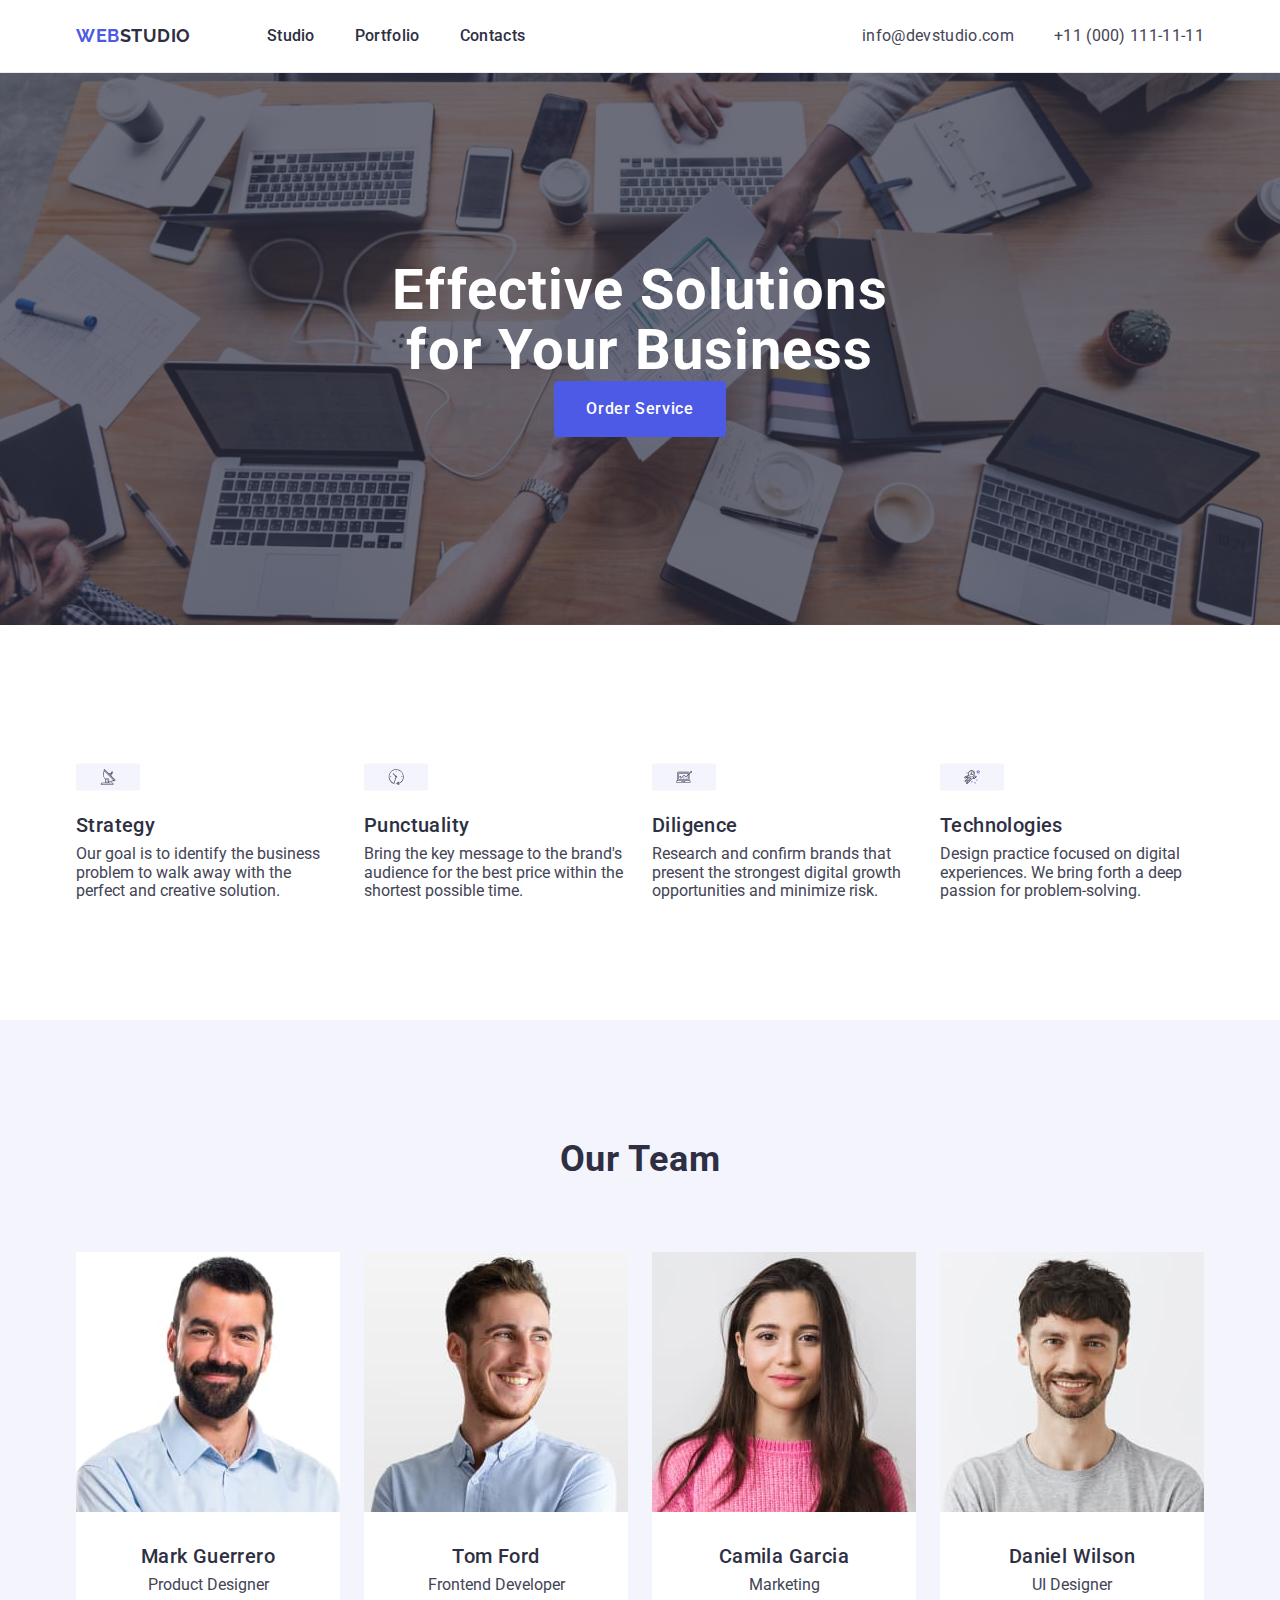
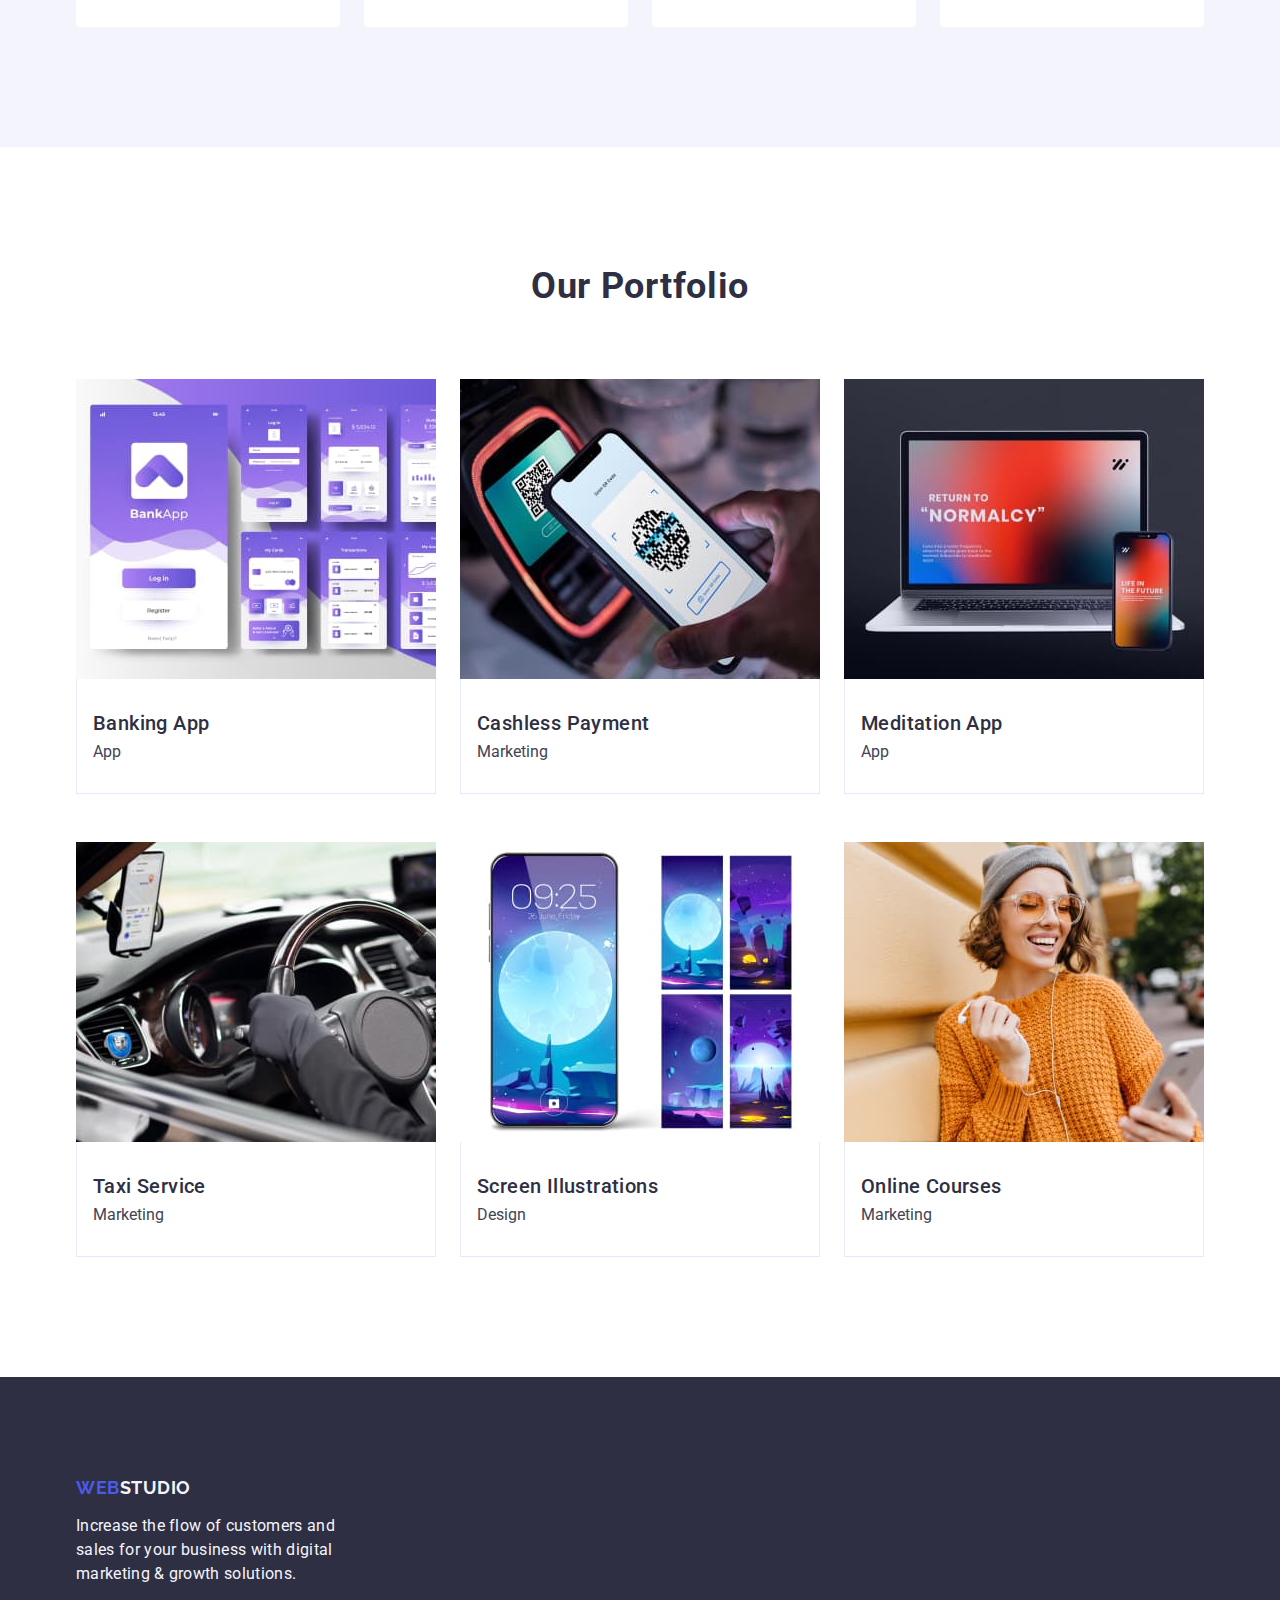
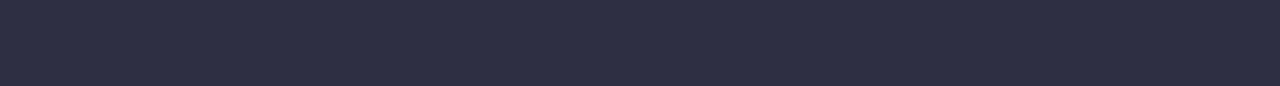
<file: index.html>
<!DOCTYPE html>
<html lang="en">
  <head>
    <meta charset="UTF-8" />
    <meta name="viewport" content="width=device-width, initial-scale=1.0" />
    <title>goit-markup-hw-03</title>
    <link rel="preconnect" href="https://fonts.googleapis.com" />
    <link rel="preconnect" href="https://fonts.gstatic.com" crossorigin />
    <link
      href="https://fonts.googleapis.com/css2?family=Raleway:ital,wght@0,700;1,700&family=Roboto:wght@400;500;700&display=swap"
      rel="stylesheet"
    />
    <link
      rel="stylesheet"
      href="https://cdnjs.cloudflare.com/ajax/libs/modern-normalize/2.0.0/modern-normalize.min.css"
    />
    <link rel="stylesheet" type="text/css" href="./css/styles.css" />
  </head>
  <body>
    <header class="header">
      <div class="container header-container">
        <nav class="nav-header">
          <a href="./index.html" class="header-logo"
            >Web<span class="header-logo-studio">Studio</span></a
          >

          <ul class="header-nav-menu-list">
            <li class="header-nav-menu-item">
              <a
                href="./index.html"
                class="header-nav-menu-link"
                target="_blank"
                >Studio</a
              >
            </li>
            <li class="header-nav-menu-item">
              <a href="" class="header-nav-menu-link" target="_blank"
                >Portfolio</a
              >
            </li>
            <li class="header-nav-menu-item">
              <a href="" class="header-nav-menu-link" target="_blank"
                >Contacts</a
              >
            </li>
          </ul>
        </nav>
        <address class="header-address">
          <ul class="header-address-list">
            <li>
              <a href="mailto:info@devstudio.com" class="header-address-item"
                >info@devstudio.com
              </a>
            </li>
            <li>
              <a href="tel:+110001111111" class="header-address-item"
                >+11 (000) 111-11-11</a
              >
            </li>
          </ul>
        </address>
      </div>
    </header>
    <main>
      <section class="hero">
        <div class="container">
          <h1 class="hero-slogan">Effective Solutions for Your Business</h1>
          <button type="button" class="hero-button">Order Service</button>
        </div>
      </section>
      <!-- Sprite -->
      <svg
        xmlns="http://www.w3.org/2000/svg"
        aria-hidden="true"
        style="position: absolute; width: 0; height: 0; overflow: hidden"
      >
        <defs>
          <symbol id="icon-Icon-1" viewBox="0 0 75 32">
            <path
              fill="#f4f4fd"
              d="M1.143.143h73.143a1 1 0 0 1 1 1v29.714a1 1 0 0 1-1 1H1.143a1 1 0 0 1-1-1V1.143a1 1 0 0 1 1-1z"
              style="fill: var(--color1, #f4f4fd)"
            />
            <path
              fill="#2e2f42"
              d="m46.156 19.484-4.825-4.86.535-2.637c.138.054.285.082.433.083h.004a1.234 1.234 0 1 0-1.148-.82l-2.834.346-4.623-4.647a.301.301 0 0 0-.428-.002l-.864.859a.305.305 0 0 0 0 .431l.465.472a8.537 8.537 0 0 0 1.44 10.093.311.311 0 0 0 .083.056 1.823 1.823 0 0 0-.03.313v3.535h-3.657a1.526 1.526 0 0 0-1.524 1.524v.61c0 .168.137.305.305.305h14.019a.305.305 0 0 0 .305-.305v-.61a1.526 1.526 0 0 0-1.524-1.524h-3.657v-1.567c.573.12 1.157.181 1.742.183a8.496 8.496 0 0 0 4.023-1.019l.467.47a.301.301 0 0 0 .428.002l.864-.859a.305.305 0 0 0 0-.431zm-4.282-9.065a.61.61 0 1 1 .429 1.041h-.002a.609.609 0 0 1-.426-1.042h-.001zm-.717 2.002-.342 1.683-.672-.676 1.014-1.008zm-.346-.515-1.097 1.091-.849-.853 1.946-.237zm1.477 11.408c.505 0 .914.409.914.914v.305H29.793v-.305c0-.505.409-.914.914-.914h11.581zm-4.267-1.219v.61h-3.048v-.61h3.048zm-3.047-.609V19.17c0-.739.684-1.341 1.524-1.341s1.524.602 1.524 1.341v2.316h-3.048zm3.657-.969V19.17c0-1.075-.957-1.95-2.133-1.95a2.169 2.169 0 0 0-1.875 1.021 7.924 7.924 0 0 1-1.302-9.078l10.63 10.691a7.899 7.899 0 0 1-5.319.665zm6.451-.391L33.049 8.023l.431-.43 4.534 4.56c.002 0 .003.004.006.005l7.494 7.538-.433.43z"
              style="fill: var(--color2, #2e2f42)"
            />
            <path
              fill="#4d5ae5"
              d="M36.5 18.438h-.003a.915.915 0 0 0-.002 1.829h.003a.915.915 0 0 0 .003-1.829zm.214 1.13a.305.305 0 1 1-.216-.521.304.304 0 0 1 .213.521h.003z"
              style="fill: var(--color3, #4d5ae5)"
            />
          </symbol>
          <symbol id="icon-Icon-2" viewBox="0 0 75 32">
            <path
              fill="#f4f4fd"
              d="M1.143.143h73.143a1 1 0 0 1 1 1v29.714a1 1 0 0 1-1 1H1.143a1 1 0 0 1-1-1V1.143a1 1 0 0 1 1-1z"
              style="fill: var(--color1, #f4f4fd)"
            />
            <path
              fill="#2e2f42"
              d="M46.455 15.601a8.746 8.746 0 1 0-11.406 8.332.385.385 0 0 0 .303-.038.365.365 0 0 0 .162-.204l2.209-7a1.094 1.094 0 1 0-.481-2.078l-2.918-2.918a.364.364 0 0 0-.515.515l2.916 2.919a1.071 1.071 0 0 0 .306 1.319l-2.104 6.67c-4.159-1.532-6.288-6.145-4.756-10.304s6.145-6.288 10.304-4.756a8.024 8.024 0 0 1 .492 14.86l-.227-1.071a.364.364 0 0 0-.599-.196l-2.193 1.957a.363.363 0 0 0 .132.619l2.799.893a.365.365 0 0 0 .468-.422l-.223-1.051a8.718 8.718 0 0 0 5.331-8.051zm-8.745-.365a.365.365 0 1 1 0 .73.365.365 0 0 1 0-.73zm1.2 8.494 1.248-1.113.345 1.623-1.593-.51z"
              style="fill: var(--color2, #2e2f42)"
            />
            <path
              fill="#4d5ae5"
              d="M37.345 8.677v.729a.364.364 0 0 0 .729 0v-.729a.364.364 0 0 0-.729 0zM30.786 15.236a.364.364 0 0 0 0 .728h.729a.364.364 0 0 0 0-.728h-.729zM44.633 15.965a.365.365 0 1 0 0-.728h-.729a.364.364 0 0 0 0 .728h.729z"
              style="fill: var(--color3, #4d5ae5)"
            />
          </symbol>
          <symbol id="icon-Icon-3" viewBox="0 0 75 32">
            <path
              fill="#f4f4fd"
              d="M1.143.143h73.143a1 1 0 0 1 1 1v29.714a1 1 0 0 1-1 1H1.143a1 1 0 0 1-1-1V1.143a1 1 0 0 1 1-1z"
              style="fill: var(--color1, #f4f4fd)"
            />
            <path
              fill="#4d5ae5"
              d="M37.1 15.408h.609v2.741H37.1v-2.741zM39.537 16.627h.609v1.523h-.609v-1.523zM34.663 17.541h.609v.609h-.609v-.609zM32.836 17.236h.609v.914h-.609v-.914z"
              style="fill: var(--color3, #4d5ae5)"
            />
            <path
              fill="#2e2f42"
              d="M29.485 23.023h14.621a.914.914 0 0 0 .914-.914v-1.218a.914.914 0 0 0-.914-.914h-.305v-7.596l1.73-1.639a.92.92 0 1 0-.426-.436l-1.304 1.236v-.703a.914.914 0 0 0-.914-.914H30.703a.914.914 0 0 0-.914.914v9.138h-.305a.914.914 0 0 0-.914.914v1.218c0 .505.409.914.914.914zM45.934 9.621a.305.305 0 1 1 0 .61.305.305 0 0 1 0-.61zm-15.535 1.218c0-.168.136-.305.305-.305h12.184c.168 0 .305.136.305.305v1.279l-.609.579v-1.249a.305.305 0 0 0-.305-.305H31.313a.305.305 0 0 0-.305.305v7.615c0 .168.136.305.305.305h10.966a.305.305 0 0 0 .305-.305v-5.528l.609-.577v7.019H30.4v-9.138zm2.742 3.96a.914.914 0 1 0 .633 1.571l1.059.531a.304.304 0 0 0 .364-.07l2.251-2.532 2.213 1.658a.306.306 0 0 0 .392-.022l1.923-1.822v4.646H31.619v-7.006h10.357v1.52l-2.155 2.041-2.231-1.673a.304.304 0 0 0-.41.041l-2.282 2.567-.853-.427c.006-.037.01-.073.012-.111a.914.914 0 0 0-.914-.914zm.304.914a.306.306 0 1 1-.611-.001.306.306 0 0 1 .611.001zm1.828 4.874h3.046v.305a.305.305 0 0 1-.305.305h-2.437a.305.305 0 0 1-.305-.305v-.305zm-6.092.304c0-.168.137-.305.305-.305h5.178v.305c0 .505.409.914.914.914h2.437a.914.914 0 0 0 .914-.914v-.305h5.178c.168 0 .305.136.305.305v1.218a.306.306 0 0 1-.305.305H29.486a.305.305 0 0 1-.305-.305v-1.218z"
              style="fill: var(--color2, #2e2f42)"
            />
          </symbol>
          <symbol id="icon-Icon-4" viewBox="0 0 75 32">
            <path
              fill="#f4f4fd"
              d="M1.143.143h73.143a1 1 0 0 1 1 1v29.714a1 1 0 0 1-1 1H1.143a1 1 0 0 1-1-1V1.143a1 1 0 0 1 1-1z"
              style="fill: var(--color1, #f4f4fd)"
            />
            <path
              fill="#4d5ae5"
              d="M46.842 9.442a.305.305 0 0 0-.246-.207l-1.091-.159-.489-.989c-.103-.208-.444-.208-.547 0l-.489.989-1.092.159a.305.305 0 0 0-.169.519l.79.77-.187 1.087a.306.306 0 0 0 .442.321l.977-.514.977.514a.307.307 0 0 0 .321-.023.304.304 0 0 0 .121-.298l-.186-1.087.79-.77a.304.304 0 0 0 .077-.312zm-1.407.759a.304.304 0 0 0-.087.27l.109.637-.572-.3a.31.31 0 0 0-.284 0l-.572.3.109-.637a.307.307 0 0 0-.087-.27l-.463-.451.639-.093a.303.303 0 0 0 .229-.167l.286-.579.286.579c.045.09.13.152.23.167l.639.093-.462.451zM43.505 18.584h-.609v.61h.609v-.61zM43.505 19.803h-.609v.61h.609v-.61z"
              style="fill: var(--color3, #4d5ae5)"
            />
            <path
              fill="#4d5ae5"
              d="M44.114 19.194h-.609v.61h.609v-.61zM42.895 19.194h-.61v.61h.61v-.61zM41.371 21.937h-.609v.61h.609v-.61zM41.371 23.156h-.609v.61h.609v-.61zM41.981 22.546h-.61v.61h.61v-.61zM40.762 22.546h-.61v.61h.61v-.61zM37.714 20.718h-.609v.61h.609v-.61zM37.714 21.937h-.609v.61h.609v-.61zM38.324 21.327h-.609v.61h.609v-.61zM37.105 21.327h-.61v.61h.61v-.61zM31.924 10.355h-.609v.61h.609v-.61zM31.924 11.575h-.609v.61h.609v-.61zM32.533 10.965h-.609v.61h.609v-.61zM31.314 10.965h-.61v.61h.61v-.61z"
              style="fill: var(--color3, #4d5ae5)"
            />
            <path
              fill="#2e2f42"
              d="M42.694 14.948a1.013 1.013 0 0 0-.679-.403 1.016 1.016 0 0 0-.766.201l-.715.549-1.085.81-.776-.309a3.966 3.966 0 0 0 2.351-3.611c0-2.185-1.784-3.962-3.978-3.962S33.068 10 33.068 12.185c0 .792.237 1.528.64 2.148l-1.579-.014h-.003c-.005 0-.009.002-.013.003a.277.277 0 0 0-.089.018c-.007.003-.015.004-.022.008l-.011.004-1.847.912h-.001l-1.082.52a1.018 1.018 0 0 0 1.012 1.766l.793-.422 1.294-.668.775-.005-3.11 3.095-.001.001-.765.762c-.181.18-.28.418-.28.673s.099.493.28.674a.96.96 0 0 0 1.349 0l.751-.748.995-.743.515.513-1.007 1.002-.001.001-.765.762c-.181.18-.28.418-.28.673s.099.493.28.674a.955.955 0 0 0 1.348 0l1.99-1.981.001-.001.577-.571-.002-.002c.004-.004.009-.005.013-.009l2.952-3.233 1.983.282a.3.3 0 0 0 .15-.019l.028-.013c.011-.006.023-.009.033-.015l1.836-1.219c.007-.005.01-.012.017-.017s.016-.008.023-.015l.727-.681c.378-.354.43-.934.121-1.35zm-12.905 2.064a.408.408 0 0 1-.319.03.41.41 0 0 1-.122-.719l.751-.361.181.528.076.222-.567.301zm1.998-1.045-.885.457-.251-.733 1.158-.572-.023.848zm8.628-3.783c0 .525-.125 1.02-.342 1.463l-2.389-1.085a1.064 1.064 0 0 0-.45-.793l.837-2.777a3.358 3.358 0 0 1 2.345 3.193zm-6.736 0c0-1.848 1.511-3.352 3.368-3.352.145 0 .286.012.426.03l-.818 2.716c-.011 0-.021-.003-.033-.003-.59 0-1.07.479-1.07 1.067s.48 1.067 1.07 1.067c.397 0 .74-.219.925-.54l2.207 1.003a3.369 3.369 0 0 1-6.075-1.986zm3.404.457c0 .252-.207.457-.461.457s-.461-.205-.461-.457.207-.457.461-.457a.46.46 0 0 1 .461.457zm-7.103 8.585a.346.346 0 0 1-.589-.242c0-.091.036-.177.101-.241l.55-.548.486.484-.548.546zm1.836 2.134a.346.346 0 0 1-.589-.242c0-.091.035-.176.101-.241l.55-.548.487.484-.548.546zm1.99-1.982-.001.001-1.009 1.006-.487-.484 1.008-1.003.001-.001c.023-.023.037-.05.051-.077.004-.008.012-.015.015-.023.009-.023.011-.049.015-.073.002-.014.008-.027.008-.041 0-.02-.007-.04-.012-.06-.004-.018-.004-.037-.011-.055a.309.309 0 0 0-.052-.079c-.006-.007-.008-.015-.014-.022l-.001-.001-.918-.914c-.01-.01-.022-.014-.033-.022-.016-.012-.032-.024-.05-.033s-.035-.014-.053-.019a.228.228 0 0 0-.059-.011c-.019-.001-.036.001-.055.003-.02.002-.039.005-.059.012s-.036.016-.054.026c-.011.006-.024.009-.035.016l-1.013.756-.515-.513 1.371-1.363 2.492 2.451-.53.525zm3.896-4.01c-.009-.001-.017.002-.026.002a.293.293 0 0 0-.066.004c-.017.003-.034.006-.05.012a.311.311 0 0 0-.102.062c-.007.006-.016.009-.023.017l-2.685 2.94-2.473-2.432 1.619-1.61a.305.305 0 0 0-.217-.52l-1.268.008.016-.919 1.774.015a3.972 3.972 0 0 0 3.578 1.13c.023.018.045.037.074.049l1.377.549.087.433.102.506-1.716-.244zm2.31.102-.179-.89.827-.617.217.287.325.431-1.189.789zm2.145-1.618-.479.449-.532-.706.475-.364a.414.414 0 0 1 .585.08.407.407 0 0 1-.049.541z"
              style="fill: var(--color2, #2e2f42)"
            />
            <path
              fill="#2e2f42"
              d="m36.344 17.454-1.225-1.219a.304.304 0 0 0-.43 0l-1.224 1.219a.308.308 0 0 0 0 .432l1.224 1.219a.304.304 0 0 0 .43 0l1.225-1.219a.307.307 0 0 0 0-.432zm-1.439 1.005-.792-.789.792-.789.793.789-.793.789zM38.38 9.755l-.147.592c.041.01.993.258.993 1.228h.609c0-1.153-.952-1.695-1.455-1.82zM39.835 12.184h-.609v.61h.609v-.61z"
              style="fill: var(--color2, #2e2f42)"
            />
          </symbol>
          <symbol id="icon-facebook" viewBox="0 0 32 32">
            <path
              d="M19 6h5V0h-5c-3.86 0-7 3.14-7 7v3H8v6h4v16h6V16h5l1-6h-6V7c0-.542.458-1 1-1z"
            />
          </symbol>
          <symbol id="icon-instagram" viewBox="0 0 32 32">
            <path
              d="M16 2.881c4.275 0 4.781.019 6.462.094 1.563.069 2.406.331 2.969.55a4.952 4.952 0 0 1 1.837 1.194 5.015 5.015 0 0 1 1.2 1.838c.219.563.481 1.412.55 2.969.075 1.688.094 2.194.094 6.463s-.019 4.781-.094 6.463c-.069 1.563-.331 2.406-.55 2.969a4.94 4.94 0 0 1-1.194 1.837 5.02 5.02 0 0 1-1.837 1.2c-.563.219-1.413.481-2.969.55-1.688.075-2.194.094-6.463.094s-4.781-.019-6.463-.094c-1.563-.069-2.406-.331-2.969-.55a4.952 4.952 0 0 1-1.838-1.194 5.02 5.02 0 0 1-1.2-1.837c-.219-.563-.481-1.413-.55-2.969-.075-1.688-.094-2.194-.094-6.463s.019-4.781.094-6.463c.069-1.563.331-2.406.55-2.969a4.964 4.964 0 0 1 1.194-1.838 5.015 5.015 0 0 1 1.838-1.2c.563-.219 1.412-.481 2.969-.55 1.681-.075 2.188-.094 6.463-.094zM16 0c-4.344 0-4.887.019-6.594.094-1.7.075-2.869.35-3.881.744-1.056.412-1.95.956-2.837 1.85a7.833 7.833 0 0 0-1.85 2.831C.444 6.538.169 7.7.094 9.4.019 11.113 0 11.656 0 16s.019 4.887.094 6.594c.075 1.7.35 2.869.744 3.881.413 1.056.956 1.95 1.85 2.837a7.82 7.82 0 0 0 2.831 1.844c1.019.394 2.181.669 3.881.744 1.706.075 2.25.094 6.594.094s4.888-.019 6.594-.094c1.7-.075 2.869-.35 3.881-.744 1.05-.406 1.944-.956 2.831-1.844s1.438-1.781 1.844-2.831c.394-1.019.669-2.181.744-3.881.075-1.706.094-2.25.094-6.594s-.019-4.887-.094-6.594c-.075-1.7-.35-2.869-.744-3.881a7.506 7.506 0 0 0-1.831-2.844A7.82 7.82 0 0 0 26.482.843C25.463.449 24.301.174 22.601.099c-1.712-.081-2.256-.1-6.6-.1z"
            />
            <path
              d="M16 7.781c-4.537 0-8.219 3.681-8.219 8.219s3.681 8.219 8.219 8.219 8.219-3.681 8.219-8.219A8.221 8.221 0 0 0 16 7.781zm0 13.55a5.331 5.331 0 1 1 0-10.663 5.331 5.331 0 0 1 0 10.663zM26.462 7.456a1.919 1.919 0 1 1-3.838 0 1.919 1.919 0 0 1 3.838 0z"
            />
          </symbol>
          <symbol id="icon-twitter" viewBox="0 0 32 32">
            <path
              d="M32 7.075a12.941 12.941 0 0 1-3.769 1.031 6.601 6.601 0 0 0 2.887-3.631 13.21 13.21 0 0 1-4.169 1.594A6.565 6.565 0 0 0 22.155 4a6.563 6.563 0 0 0-6.563 6.563c0 .512.056 1.012.169 1.494A18.635 18.635 0 0 1 2.23 5.195a6.56 6.56 0 0 0-.887 3.3 6.557 6.557 0 0 0 2.919 5.463 6.565 6.565 0 0 1-2.975-.819v.081a6.565 6.565 0 0 0 5.269 6.437 6.574 6.574 0 0 1-2.968.112 6.588 6.588 0 0 0 6.131 4.563 13.17 13.17 0 0 1-9.725 2.719 18.568 18.568 0 0 0 10.069 2.95c12.075 0 18.681-10.006 18.681-18.681 0-.287-.006-.569-.019-.85A13.216 13.216 0 0 0 32 7.076z"
            />
          </symbol>
          <symbol id="icon-linkedin2" viewBox="0 0 32 32">
            <path
              d="M12 12h5.535v2.837h.079c.77-1.381 2.655-2.837 5.464-2.837C28.92 12 30 15.637 30 20.367V30h-5.769v-8.54c0-2.037-.042-4.657-3.001-4.657-3.005 0-3.463 2.218-3.463 4.509V30H12V12zM2 12h6v18H2V12zM8 7a3 3 0 1 1-6 0 3 3 0 0 1 6 0z"
            />
          </symbol>
        </defs>
      </svg>
      <!-- ------ -->
      <section class="aboutus">
        <div class="container">
          <h2 class="aboutus-title">About Us</h2>
          <ul class="aboutus-list">
            <li class="aboutus-item">
              <svg
                class="icon"
                width="64"
                height="64"
                viewBox="0 0 64 64"
                fill="none"
                xmlns="http://www.w3.org/2000/svg"
              >
                <use href="#icon-Icon-1"></use>
              </svg>
              <h3 class="aboutus-subtittle">Strategy</h3>
              <p class="aboutus-text">
                Our goal is to identify the business problem to walk away with
                the perfect and creative solution.
              </p>
            </li>
            <li class="aboutus-item">
              <svg
                class="icon"
                width="64"
                height="64"
                viewBox="0 0 64 64"
                fill="none"
                xmlns="http://www.w3.org/2000/svg"
              >
                <use href="#icon-Icon-2"></use>
              </svg>
              <h3 class="aboutus-subtittle">Punctuality</h3>
              <p class="aboutus-text">
                Bring the key message to the brand's audience for the best price
                within the shortest possible time.
              </p>
            </li>
            <li class="aboutus-item">
              <svg
                class="icon"
                width="64"
                height="64"
                viewBox="0 0 64 64"
                fill="none"
                xmlns="http://www.w3.org/2000/svg"
              >
                <use href="#icon-Icon-3"></use>
              </svg>
              <h3 class="aboutus-subtittle">Diligence</h3>
              <p class="aboutus-text">
                Research and confirm brands that present the strongest digital
                growth opportunities and minimize risk.
              </p>
            </li>
            <li class="aboutus-item">
              <svg
                class="icon"
                width="64"
                height="64"
                viewBox="0 0 64 64"
                fill="none"
                xmlns="http://www.w3.org/2000/svg"
              >
                <use href="#icon-Icon-4"></use>
              </svg>
              <h3 class="aboutus-subtittle">Technologies</h3>
              <p class="aboutus-text">
                Design practice focused on digital experiences. We bring forth a
                deep passion for problem-solving.
              </p>
            </li>
          </ul>
        </div>
      </section>
      <section class="ourteam">
        <div class="container">
          <h2 class="ourteam-title">Our Team</h2>

          <ul class="ourteam-list">
            <li class="ourteam-item">
              <img
                src="./images/markguerrero.jpg"
                alt="Mark Guerrero"
                width="264"
                height="260"
                class="ourteam-item-img"
              />
              <div class="container-team-list">
                <h3 class="ourteam-subtitle">Mark Guerrero</h3>
                <p class="ourteam-item-text">Product Designer</p>
              </div>
            </li>
            <li class="ourteam-item">
              <img
                src="./images/tomford.jpg"
                alt="Tom Ford"
                width="264"
                height="260"
                class="ourteam-item-img"
              />
              <div class="container-team-list">
                <h3 class="ourteam-subtitle">Tom Ford</h3>
                <p class="ourteam-item-text">Frontend Developer</p>
              </div>
            </li>
            <li class="ourteam-item">
              <img
                src="./images/camilagarcia.jpg"
                alt="Camila Garcia"
                width="264"
                height="260"
                class="ourteam-item-img"
              />
              <div class="container-team-list">
                <h3 class="ourteam-subtitle">Camila Garcia</h3>
                <p class="ourteam-item-text">Marketing</p>
              </div>
            </li>
            <li class="ourteam-item">
              <img
                src="./images/danielwilson.jpg"
                alt="Daniel Wilson"
                width="264"
                height="260"
                class="ourteam-item-img"
              />
              <div class="container-team-list">
                <h3 class="ourteam-subtitle">Daniel Wilson</h3>
                <p class="ourteam-item-text">UI Designer</p>
              </div>
            </li>
          </ul>
        </div>
      </section>
      <section class="portfolio">
        <div class="container">
          <h2 class="portfolio-title">Our Portfolio</h2>
          <ul class="portfolio-list">
            <li class="portfolio-item">
              <img
                src="./images/bankingap.jpg"
                alt="bankingappp"
                width="360"
                height="300"
              />
              <div class="container-portfolio-list">
                <h3 class="portfolio-item-title">Banking App</h3>
                <p class="portfolio-item-text">App</p>
              </div>
            </li>
            <li class="portfolio-item">
              <img
                src="./images/cashlesspaymentt.jpg"
                alt="cashlesspayment"
                width="360"
                height="300"
              />
              <div class="container-portfolio-list">
                <h3 class="portfolio-item-title">Cashless Payment</h3>
                <p class="portfolio-item-text">Marketing</p>
              </div>
            </li>
            <li class="portfolio-item">
              <img
                src="./images/meditaionappp.jpg"
                alt="meditaionapp"
                width="360"
                height="300"
              />
              <div class="container-portfolio-list">
                <h3 class="portfolio-item-title">Meditation App</h3>
                <p class="portfolio-item-text">App</p>
              </div>
            </li>
            <li class="portfolio-item">
              <img
                src="./images/taxiservicee.jpg"
                alt="taxiservice"
                width="360"
                height="300"
              />
              <div class="container-portfolio-list">
                <h3 class="portfolio-item-title">Taxi Service</h3>
                <p class="portfolio-item-text">Marketing</p>
              </div>
            </li>
            <li class="portfolio-item">
              <img
                src="./images/screenillustrationss.jpg"
                alt="screenillustrations"
                width="360"
                height="300"
              />
              <div class="container-portfolio-list">
                <h3 class="portfolio-item-title">Screen Illustrations</h3>
                <p class="portfolio-item-text">Design</p>
              </div>
            </li>
            <li class="portfolio-item">
              <img
                src="./images/onlinecoursess.jpg"
                alt="onlinecourses"
                width="360"
                height="300"
              />
              <div class="container-portfolio-list">
                <h3 class="portfolio-item-title">Online Courses</h3>
                <p class="portfolio-item-text">Marketing</p>
              </div>
            </li>
          </ul>
        </div>
      </section>
    </main>
    <footer class="footer">
      <div class="container">
        <a href="./index.html" class="footer-logo"
          >Web<span class="footer-logo-studio">Studio</span></a
        >
        <p class="footer-text">
          Increase the flow of customers and sales for your business with
          digital marketing & growth solutions.
        </p>
      </div>
    </footer>
  </body>
</html>
</file>
<file: css/styles.css>
/** ===========BODY================**/
h1,
h2,
h3,
h4,
h5,
h6,
p {
  margin: 0;
}
.container {
  width: 1158px;
  padding: 0 15px;
  margin: 0 auto;
}

img {
  display: block;
  max-width: 100%;
  height: auto;
}

body {
  font-family: "Roboto", sans-serif;
  color: #434455;
  background-color: #ffffff;
}
a {
  text-decoration: none;
}

ul,
ol {
  list-style: none;
  margin: 0;
  padding: 0;
}
/** ===============================**/

/** ===========HEADER==============**/
/** ===========NAV=================**/

.header {
  border-bottom: 1px solid #e7e9fc;
}
.nav-header {
  display: flex;
  align-items: center;
}
.header-container {
  display: flex;
  align-items: center;
}

.header-logo {
  font-family: "Raleway", sans-serif;
  font-weight: 700;
  font-size: 18px;
  line-height: 1.17;
  letter-spacing: 0.03em;
  text-transform: uppercase;
  color: #4d5ae5;
  padding: 24px 0;
  margin-right: 76px;
}
.header-logo-studio {
  color: #2e2f42;
}
.header-nav-menu-list {
  display: flex;
  gap: 40px;
}
.header-nav-menu-link {
  display: block;
  padding: 24px 0;
}
.header-nav-menu-item {
  font-weight: 500;
  font-size: 16px;
  line-height: 1.5;
  letter-spacing: 0.02em;
  color: #2e2f42;
  display: block;
}
.header-nav-menu-link:hover,
.header-nav-menu-link:focus {
  color: #404bbf;
}
.header-nav-menu-link:active {
  color: #404bbf;
  text-decoration: underline;
}
.header-nav-menu-link {
  color: #2e2f42;
}

/** ===========ADRESS==============**/

.header-address {
  font-style: normal;
  margin-left: auto;
}

.header-address-list {
  display: flex;
  align-content: flex-start;
  justify-content: flex-end;
  flex-direction: row;
  gap: 40px;
}

.header-address-item {
  font-size: 16px;
  line-height: 1.5;
  letter-spacing: 0.02em;
  color: #434455;
  padding: 24px 0;
  display: block;
}

.header-address-item:hover,
.header-address-item:focus {
  text-decoration: none;
  color: #404bbf;
}
/** ===============================**/
/** ===========MAIN================**/
/** ===============================**/
/** ===========HERO================**/
.hero {
  background-image: linear-gradient(
      rgba(46, 47, 66, 0.7),
      rgba(46, 47, 66, 0.7)
    ),
    url(/images/people-office.jpg);
  padding-top: 188px;
  padding-bottom: 188px;
  background-repeat: no-repeat;
  background-position: center;
  background-size: cover;
}

.hero-slogan {
  font-weight: 700;
  font-size: 56px;
  line-height: 1.07;
  letter-spacing: 0.02em;
  text-align: center;
  color: #fff;
  margin-bottom: 48px;
  max-width: 496px;
  margin: 0 auto;
}

.hero-button {
  font-weight: 500;
  font-size: 16px;
  line-height: 1.5;
  letter-spacing: 0.04em;
  color: #fff;
  background: #4d5ae5;
  cursor: pointer;
  border-radius: 4px;
  padding: 16px 32px;
  margin: 0 auto;
  display: block;
  min-width: 169px;
  height: 56px;
  border: none;
}

.hero-button:hover {
  background-color: #404bbf;
}

.hero-button:focus {
  background-color: #404bbf;
}
/* ================================ */
/** ===============================**/
/** ===========ABOUT US============**/
.aboutus {
  padding: 120px 0;
}
.aboutus-title {
  position: absolute;
  width: 1px;
  height: 1px;
  margin: -1px;
  border: 0;
  padding: 0;
  white-space: nowrap;
  clip-path: inset(100%);
  clip: rect(0 0 0 0);
  overflow: hidden;
}

.aboutus-subtittle {
  font-weight: 500;
  font-size: 20px;
  line-height: 1.2;
  letter-spacing: 0.02em;
  color: #2e2f42;
  margin-bottom: 8px;
}
.aboutus-list {
  display: flex;
  gap: 24px;
}
.aboutus-item {
  width: calc((100% - 72px) / 3);
  background-image: url(../images/symbol-defs.svg);
}

.aboutus-text {
  color: #434455;
}
/** ===============================**/
/** ===========OUR TEAM============**/
.ourteam {
  background-color: #f4f4fd;
  padding-bottom: 120px;
  padding-top: 120px;
}

.ourteam-title {
  font-weight: 700;
  font-size: 36px;
  line-height: 1.11;
  letter-spacing: 0.02em;
  text-align: center;
  color: #2e2f42;
  text-transform: capitalize;
  margin-bottom: 72px;
}
.ourteam-list {
  display: flex;
  gap: 24px;
}
.container-team-list {
  padding: 32px 0;
}
.ourteam-item {
  background-color: #ffffff;
  width: calc((100% - 72px) / 3);
  border-radius: 0 0 4px 4px;
}

.ourteam-subtitle {
  font-weight: 500;
  font-size: 20px;
  line-height: 1.2;
  letter-spacing: 0.02em;
  text-align: center;
  color: #2e2f42;
  text-transform: capitalize;
  margin-bottom: 8px;
}

.ourteam-item-text {
  text-align: center;
  color: #434455;
}

/** ===============================**/
/** =========OUR PORTFOLIO=========**/
.portfolio {
  padding-bottom: 120px;
  padding-top: 120px;
}

.portfolio-title {
  font-weight: 700;
  font-size: 36px;
  line-height: 1.11;
  letter-spacing: 0.02em;
  text-align: center;
  color: #2e2f42;
  text-transform: capitalize;
  margin-bottom: 72px;
}
.portfolio-list {
  display: flex;
  flex-wrap: wrap;
  column-gap: 24px;
  row-gap: 48px;
}
.portfolio-item {
  width: calc((100% - 2 * 24px) / 3);
}
.container-portfolio-list {
  padding: 32px 16px;
  border: 1px solid #e7e9fc;
  border-top: none;
}

.portfolio-item-title {
  font-weight: 500;
  font-size: 20px;
  line-height: 1.2;
  letter-spacing: 0.02em;
  color: #2e2f42;
  margin-bottom: 8px;

  text-transform: capitalize;
}
.portfolio-item-text {
  color: #434455;
}

/** ===============================**/
/** ===============================**/
/** ===========FOOTER==============**/
.footer {
  background: #2e2f42;
  padding-top: 100px;
  padding-bottom: 100px;
}
.footer-logo {
  font-family: "Raleway", sans-serif;
  font-weight: 700;
  font-size: 18px;
  line-height: 1.17;
  letter-spacing: 0.03em;
  text-transform: uppercase;
  color: #4d5ae5;
  display: inline-block;
  margin-bottom: 16px;
}
.footer-logo-studio {
  font-family: "Raleway", sans-serif;
  font-weight: 700;
  font-size: 18px;
  line-height: 1.17;
  letter-spacing: 0.03em;
  text-transform: uppercase;
  color: #f4f4fd;
}
.footer-text {
  font-size: 16px;
  line-height: 1.5;
  letter-spacing: 0.02em;
  color: #f4f4fd;
  max-width: 264px;
}
/** ===============================**/
</file>
